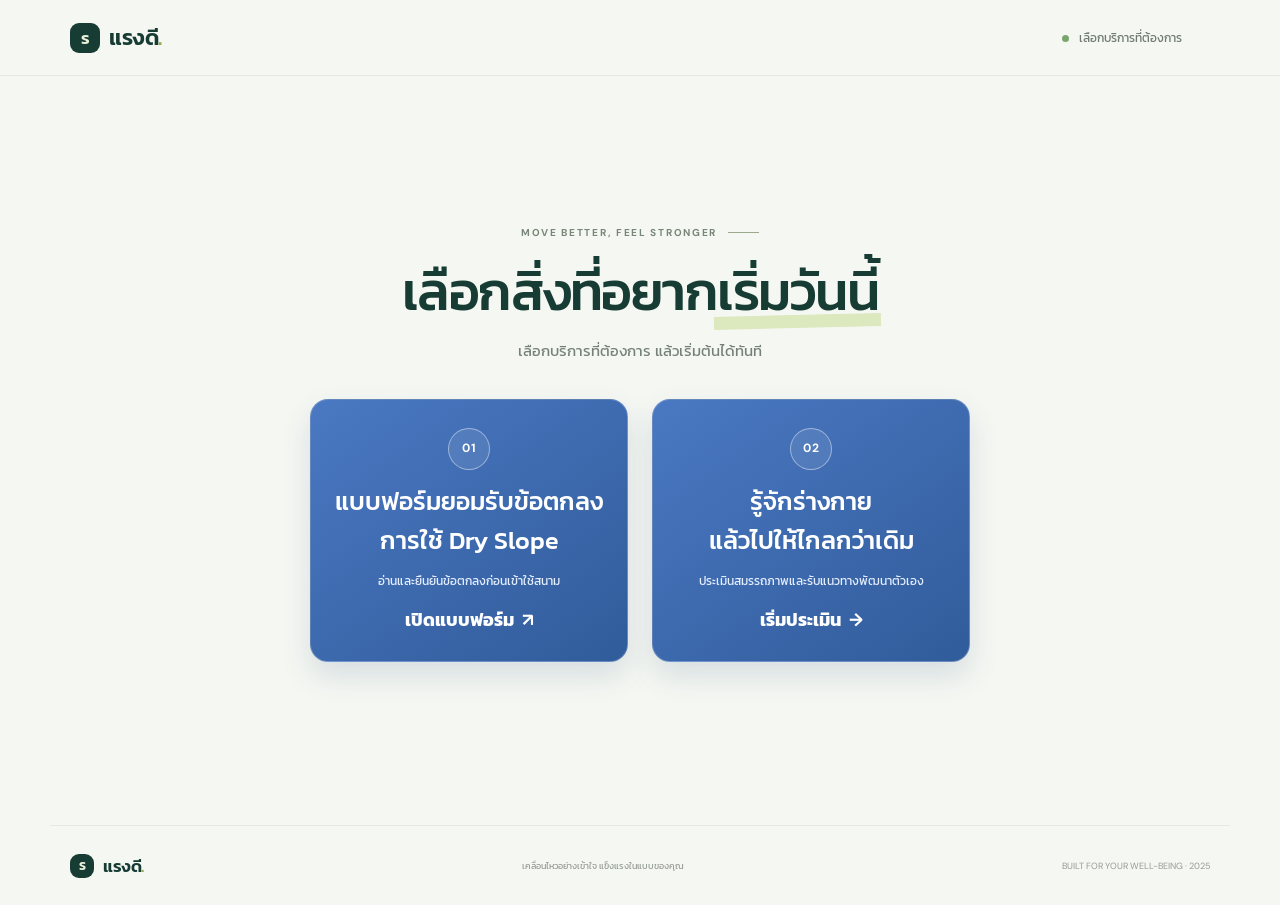
<file: index.html>
<!doctype html>
<html lang="th">
  <head>
    <meta charset="UTF-8" />
    <meta name="viewport" content="width=device-width, initial-scale=1.0" />
    <meta name="theme-color" content="#f5f7f2" />
    <meta
      name="description"
      content="เลือกทำแบบฟอร์มยอมรับข้อตกลงการใช้ Dry Slope หรือเริ่มแบบประเมินสมรรถภาพ"
    />
    <title>แรงดี — เลือกบริการ</title>
    <link rel="preconnect" href="https://fonts.googleapis.com" />
    <link rel="preconnect" href="https://fonts.gstatic.com" crossorigin />
    <link
      href="https://fonts.googleapis.com/css2?family=DM+Sans:wght@400;500;600;700&family=Kanit:wght@400;500;600;700&display=swap"
      rel="stylesheet"
    />
    <link rel="stylesheet" href="styles.css" />
  </head>
  <body class="home-page">
    <header class="topbar">
      <a class="brand" href="index.html" aria-label="แรงดี หน้าหลัก">
        <span class="brand-mark" aria-hidden="true">ร</span>
        <span>แรงดี<span class="brand-dot">.</span></span>
      </a>
      <span class="topbar-note"><span class="live-dot"></span> เลือกบริการที่ต้องการ</span>
    </header>

    <main>
      <section class="hero">
        <div class="hero-copy">
          <div class="eyebrow"><span>MOVE BETTER, FEEL STRONGER</span><span class="eyebrow-line"></span></div>
          <h1>เลือกสิ่งที่อยาก<span class="highlight">เริ่มวันนี้</span></h1>
          <p>เลือกบริการที่ต้องการ แล้วเริ่มต้นได้ทันที</p>
          <nav class="hero-actions" aria-label="เลือกสิ่งที่ต้องการทำ">
            <a
              class="button hero-action home-choice"
              aria-label="แบบฟอร์มยอมรับข้อตกลงการใช้ Dry Slope"
              href="dry-slope.html"
            >
              <span class="home-choice-number" aria-hidden="true">01</span>
              <span class="home-choice-title">แบบฟอร์มยอมรับข้อตกลง<br />การใช้ Dry Slope</span>
              <span class="home-choice-description">อ่านและยืนยันข้อตกลงก่อนเข้าใช้สนาม</span>
              <span class="home-choice-cta">เปิดแบบฟอร์ม <span aria-hidden="true">↗</span></span>
            </a>
            <a
              class="button hero-action home-choice"
              aria-label="รู้จักร่างกาย แล้วไปให้ไกลกว่าเดิม"
              href="assessment.html"
            >
              <span class="home-choice-number" aria-hidden="true">02</span>
              <span class="home-choice-title">รู้จักร่างกาย<br />แล้วไปให้ไกลกว่าเดิม</span>
              <span class="home-choice-description">ประเมินสมรรถภาพและรับแนวทางพัฒนาตัวเอง</span>
              <span class="home-choice-cta">เริ่มประเมิน <span aria-hidden="true">→</span></span>
            </a>
          </nav>
        </div>
      </section>

    </main>

    <footer><a class="brand footer-brand" href="index.html"><span class="brand-mark" aria-hidden="true">ร</span><span>แรงดี<span class="brand-dot">.</span></span></a><span>เคลื่อนไหวอย่างเข้าใจ แข็งแรงในแบบของคุณ</span><span>BUILT FOR YOUR WELL-BEING · 2025</span></footer>

  </body>
</html>
</file>
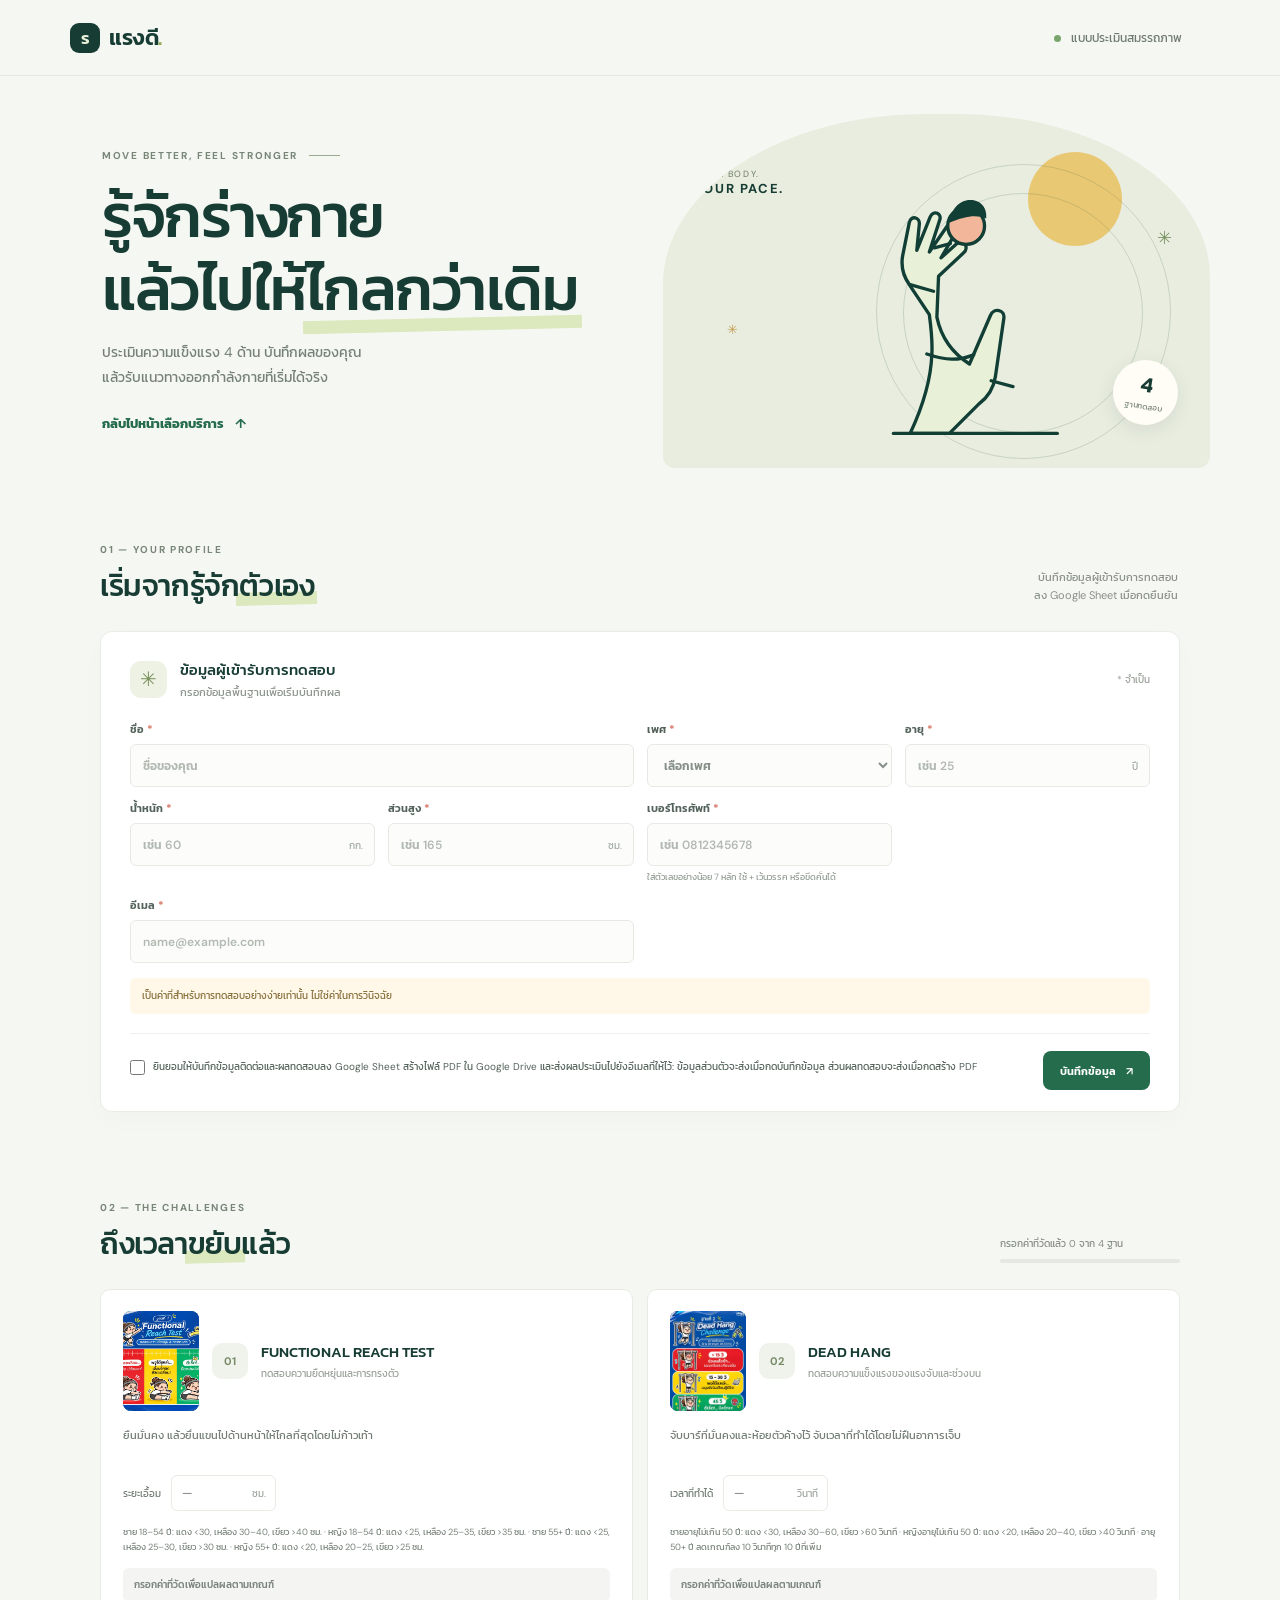
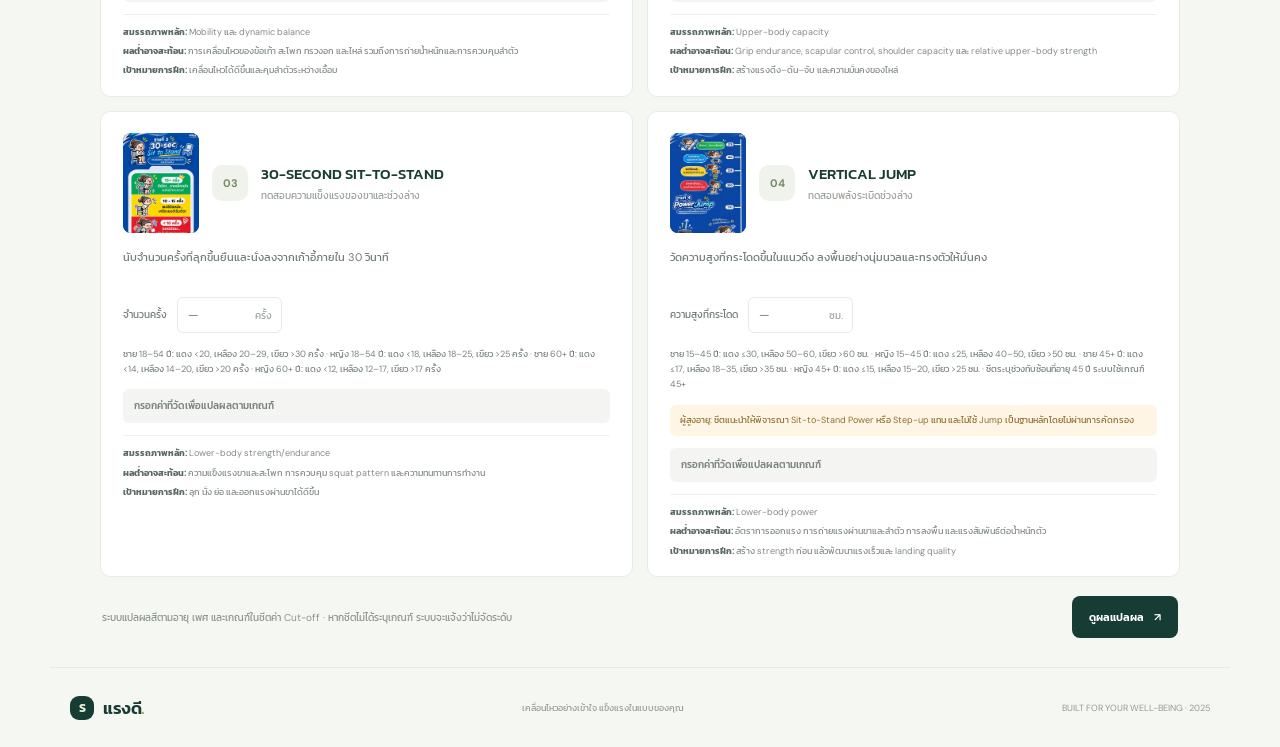
<file: assessment.html>
<!doctype html>
<html lang="th">
  <head>
    <meta charset="UTF-8" />
    <meta name="viewport" content="width=device-width, initial-scale=1.0" />
    <meta name="theme-color" content="#f5f7f2" />
    <meta
      name="description"
      content="บันทึกผลการทดสอบความแข็งแรงทั้ง 4 ฐาน พร้อมกราฟและคำแนะนำการออกกำลังกาย"
    />
    <title>แรงดี — แบบทดสอบความแข็งแรง</title>
    <link rel="preconnect" href="https://fonts.googleapis.com" />
    <link rel="preconnect" href="https://fonts.gstatic.com" crossorigin />
    <link
      href="https://fonts.googleapis.com/css2?family=DM+Sans:wght@400;500;600;700&family=Kanit:wght@400;500;600;700&display=swap"
      rel="stylesheet"
    />
    <link rel="stylesheet" href="styles.css" />
  </head>
  <body class="assessment-page">
    <header class="topbar">
      <a class="brand" href="index.html" aria-label="แรงดี หน้าหลัก">
        <span class="brand-mark" aria-hidden="true">ร</span>
        <span>แรงดี<span class="brand-dot">.</span></span>
      </a>
      <span class="topbar-note"><span class="live-dot"></span> แบบประเมินสมรรถภาพ</span>
    </header>

    <main>
      <section class="hero">
        <div class="hero-copy">
          <div class="eyebrow"><span>MOVE BETTER, FEEL STRONGER</span><span class="eyebrow-line"></span></div>
          <h1>รู้จักร่างกาย<br />แล้วไปให้<span class="highlight">ไกลกว่าเดิม</span></h1>
          <p>ประเมินความแข็งแรง 4 ด้าน บันทึกผลของคุณ<br class="desktop-break" />แล้วรับแนวทางออกกำลังกายที่เริ่มได้จริง</p>
          <a class="text-link" href="index.html">กลับไปหน้าเลือกบริการ <span aria-hidden="true">↑</span></a>
        </div>
        <div class="hero-art" aria-hidden="true">
          <div class="art-sun"></div>
          <div class="art-circle art-circle-one"></div>
          <div class="art-circle art-circle-two"></div>
          <div class="art-caption"><span>YOUR BODY.</span><strong>YOUR PACE.</strong></div>
          <svg class="art-figure" viewBox="0 0 330 310" fill="none">
            <path d="M91 299c16-34 25-66 26-95 1-17-1-32-3-47l-24-36c-7-10-10-22-8-34l8-40c2-9 13-7 12 2l-3 31 16-40c4-9 15-4 11 5l-12 37 22-32c6-8 15 0 10 8l-18 31 19-17c8-6 15 5 8 11l-30 28-2 49c5 24 17 42 39 56l25-58c4-10 18-7 16 4l-10 69c-2 13-9 25-20 33l-35 35H91Z" fill="#E9F0D8" stroke="#123F35" stroke-width="4" stroke-linejoin="round"/>
            <path d="m120 77 19-5M91 121l28 8M111 204c23 8 38 8 56 1M188 236l26 7" stroke="#123F35" stroke-width="4" stroke-linecap="round"/>
            <circle cx="158" cy="51" r="22" fill="#F2B69B" stroke="#123F35" stroke-width="4"/>
            <path d="M138 47c2-17 13-29 28-27 12 2 17 11 16 22-12-5-25-3-44 5Z" fill="#123F35"/>
            <path d="M71 299h196" stroke="#123F35" stroke-width="4" stroke-linecap="round"/>
          </svg>
          <div class="art-sticker"><span>4</span><small>ฐานทดสอบ</small></div>
          <div class="art-sparkle sparkle-one">✳</div><div class="art-sparkle sparkle-two">✳</div>
        </div>
      </section>

      <section class="profile-section section-wrap" id="assessment">
        <div class="section-heading">
          <div>
            <div class="eyebrow"><span>01 — YOUR PROFILE</span></div>
            <h2>เริ่มจากรู้จัก<span class="highlight">ตัวเอง</span></h2>
          </div>
          <p class="section-side-note">บันทึกข้อมูลผู้เข้ารับการทดสอบ<br />ลง Google Sheet เมื่อกดยืนยัน</p>
        </div>
        <form class="profile-card" id="profile-form">
          <div class="profile-card-top">
            <div class="profile-icon" aria-hidden="true">✳</div>
            <div><h3>ข้อมูลผู้เข้ารับการทดสอบ</h3><p>กรอกข้อมูลพื้นฐานเพื่อเริ่มบันทึกผล</p></div>
            <span class="required-note">* จำเป็น</span>
          </div>
          <div class="form-grid">
            <label class="field field-name">
              <span>ชื่อ <b>*</b></span>
              <input name="name" autocomplete="name" placeholder="ชื่อของคุณ" required maxlength="60" />
            </label>
            <label class="field">
              <span>เพศ <b>*</b></span>
              <select name="gender" required>
                <option value="" disabled selected>เลือกเพศ</option>
                <option value="หญิง">หญิง</option>
                <option value="ชาย">ชาย</option>
                <option value="ไม่ระบุ">ไม่ระบุ</option>
              </select>
            </label>
            <label class="field">
              <span>อายุ <b>*</b></span>
              <span class="input-unit"><input name="age" type="number" min="5" max="120" placeholder="เช่น 25" required /><em>ปี</em></span>
            </label>
            <label class="field">
              <span>น้ำหนัก <b>*</b></span>
              <span class="input-unit"><input name="weight" type="number" min="10" max="400" step="0.1" placeholder="เช่น 60" required /><em>กก.</em></span>
            </label>
            <label class="field">
              <span>ส่วนสูง <b>*</b></span>
              <span class="input-unit"><input name="height" type="number" min="50" max="250" step="0.1" placeholder="เช่น 165" required /><em>ซม.</em></span>
            </label>
            <label class="field">
              <span>เบอร์โทรศัพท์ <b>*</b></span>
              <input name="phone" type="tel" autocomplete="tel" inputmode="tel" placeholder="เช่น 0812345678" required maxlength="20" aria-describedby="phone-help" />
              <small id="phone-help" class="field-help">ใส่ตัวเลขอย่างน้อย 7 หลัก ใช้ + เว้นวรรค หรือขีดคั่นได้</small>
            </label>
            <label class="field field-email">
              <span>อีเมล <b>*</b></span>
              <input name="email" type="email" autocomplete="email" placeholder="name@example.com" required maxlength="254" />
            </label>
          </div>
          <p class="assessment-disclaimer">เป็นค่าที่สำหรับการทดสอบอย่างง่ายเท่านั้น ไม่ใช่ค่าในการวินิจฉัย</p>
          <div class="profile-card-bottom">
            <div class="profile-save-copy">
              <label class="profile-consent">
                <input name="consented" type="checkbox" required />
                <span>ยินยอมให้บันทึกข้อมูลติดต่อและผลทดสอบลง Google Sheet สร้างไฟล์ PDF ใน Google Drive และส่งผลประเมินไปยังอีเมลที่ให้ไว้: ข้อมูลส่วนตัวจะส่งเมื่อกดบันทึกข้อมูล ส่วนผลทดสอบจะส่งเมื่อกดสร้าง PDF</span>
              </label>
              <p id="profile-sheet-status" class="sheet-submit-status" role="status" aria-live="polite"></p>
            </div>
            <button id="profile-save-button" class="button button-primary" type="submit">บันทึกข้อมูล <span aria-hidden="true">↗</span></button>
          </div>
        </form>
      </section>

      <section class="tests-section section-wrap" id="tests">
        <div class="section-heading">
          <div>
            <div class="eyebrow"><span>02 — THE CHALLENGES</span></div>
            <h2>ถึงเวลา<span class="highlight">ขยับ</span>แล้ว</h2>
          </div>
          <div class="progress-block"><span id="progress-label">กรอกค่าที่วัดแล้ว 0 จาก 4 ฐาน</span><div class="progress-track"><span id="progress-bar"></span></div></div>
        </div>
        <div class="test-grid" id="test-grid"></div>
        <div class="test-footer"><span>ระบบแปลผลสีตามอายุ เพศ และเกณฑ์ในชีตค่า Cut-off · หากชีตไม่ได้ระบุเกณฑ์ ระบบจะแจ้งว่าไม่จัดระดับ</span><button id="results-button" class="button button-dark" type="button">ดูผลแปลผล <span aria-hidden="true">↗</span></button></div>
      </section>

      <section class="results-section section-wrap" id="results" hidden>
        <div class="section-heading">
          <div>
            <div class="eyebrow"><span>03 — YOUR RESULTS</span></div>
            <h2>ความแข็งแรง<span class="highlight">ของคุณ</span></h2>
          </div>
          <button class="button button-blue" id="print-button" type="button"><span aria-hidden="true">▤</span> สร้าง PDF และส่งอีเมล์</button>
        </div>
        <div class="results-grid">
          <article class="result-card chart-card">
            <div class="result-card-heading"><div><h3>ภาพรวมสมรรถภาพ</h3><p>ระดับสีตามเกณฑ์ค่า Cut-off</p></div><span class="chart-badge">RADAR</span></div>
            <div class="chart-wrap" id="radar-chart"></div>
            <div class="chart-legend"><span><i class="legend-dot red"></i>แดง · ควรเริ่มเสริม</span><span><i class="legend-dot yellow"></i>เหลือง · พอใช้/พัฒนาได้</span><span><i class="legend-dot green"></i>เขียว · ดี</span></div>
          </article>
          <article class="result-card advice-card">
            <div class="result-card-heading"><div><h3>แนวทางพัฒนาต่อ</h3><p id="advice-intro">คำแนะนำเฉพาะจากผลการทดสอบ</p></div><span class="advice-icon" aria-hidden="true">↗</span></div>
            <div id="advice-list" class="advice-list"></div>
            <div class="safety-note"><span aria-hidden="true">✳</span><p>เป็นค่าที่สำหรับการทดสอบอย่างง่ายเท่านั้น ไม่ใช่ค่าในการวินิจฉัย · วอร์มอัปก่อนทุกครั้ง และหยุดทันทีหากมีอาการเจ็บหรือเวียนศีรษะ</p></div>
          </article>
        </div>
        <div class="result-bottom"><div><span id="result-profile"></span><p class="pdf-help">ระบบจะสร้าง PDF ตามรูปแบบรายงาน เก็บใน <a href="https://drive.google.com/drive/u/2/folders/1J0dOJnkD6HwMsSIVOfFL9LwecUYPkoep" target="_blank" rel="noopener noreferrer">โฟลเดอร์ Google Drive ของ Fitness Test</a> และส่งไฟล์เดียวกันเป็นเอกสารแนบไปยังอีเมลที่ลงทะเบียน</p><p id="results-sheet-status" class="sheet-submit-status" role="status" aria-live="polite"></p></div><button class="text-link" id="edit-results" type="button">กลับไปแก้ไขผล <span aria-hidden="true">↑</span></button></div>
      </section>
    </main>

    <footer><a class="brand footer-brand" href="#"><span class="brand-mark" aria-hidden="true">ร</span><span>แรงดี<span class="brand-dot">.</span></span></a><span>เคลื่อนไหวอย่างเข้าใจ แข็งแรงในแบบของคุณ</span><span>BUILT FOR YOUR WELL-BEING · 2025</span></footer>

    <script src="config.js"></script>
    <script src="app.js"></script>
  </body>
</html>
</file>
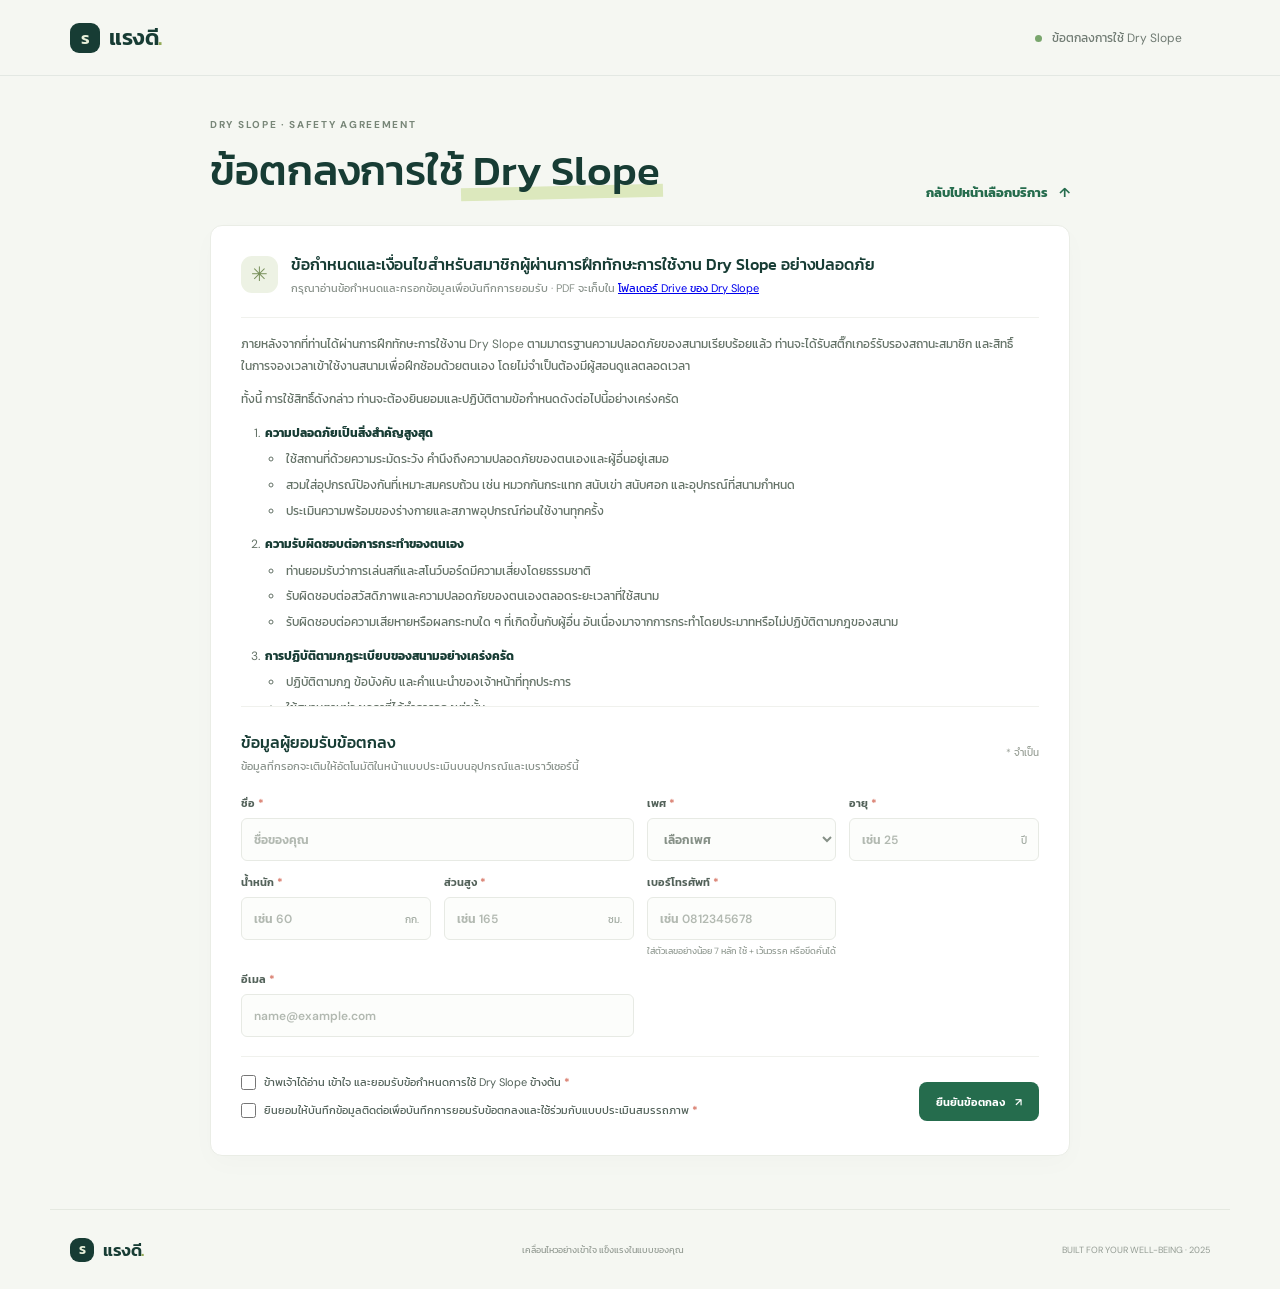
<file: dry-slope.html>
<!doctype html>
<html lang="th">
  <head>
    <meta charset="UTF-8" />
    <meta name="viewport" content="width=device-width, initial-scale=1.0" />
    <meta name="theme-color" content="#f5f7f2" />
    <meta
      name="description"
      content="อ่านและยอมรับข้อกำหนดการใช้ Dry Slope อย่างปลอดภัย"
    />
    <title>แรงดี — ข้อตกลงการใช้ Dry Slope</title>
    <link rel="preconnect" href="https://fonts.googleapis.com" />
    <link rel="preconnect" href="https://fonts.gstatic.com" crossorigin />
    <link
      href="https://fonts.googleapis.com/css2?family=DM+Sans:wght@400;500;600;700&family=Kanit:wght@400;500;600;700&display=swap"
      rel="stylesheet"
    />
    <link rel="stylesheet" href="styles.css" />
  </head>
  <body class="agreement-page">
    <header class="topbar">
      <a class="brand" href="index.html" aria-label="แรงดี หน้าหลัก">
        <span class="brand-mark" aria-hidden="true">ร</span>
        <span>แรงดี<span class="brand-dot">.</span></span>
      </a>
      <span class="topbar-note"><span class="live-dot"></span> ข้อตกลงการใช้ Dry Slope</span>
    </header>

    <main>
      <section class="section-wrap agreement-section">
        <div class="section-heading">
          <div>
            <div class="eyebrow"><span>DRY SLOPE · SAFETY AGREEMENT</span></div>
            <h1>ข้อตกลงการใช้<span class="highlight"> Dry Slope</span></h1>
          </div>
          <a class="text-link" href="index.html">กลับไปหน้าเลือกบริการ <span aria-hidden="true">↑</span></a>
        </div>

        <form class="profile-card agreement-card" id="agreement-form">
          <div class="profile-card-top">
            <div class="profile-icon" aria-hidden="true">✳</div>
            <div><h2>ข้อกำหนดและเงื่อนไขสำหรับสมาชิกผู้ผ่านการฝึกทักษะการใช้งาน Dry Slope อย่างปลอดภัย</h2><p>กรุณาอ่านข้อกำหนดและกรอกข้อมูลเพื่อบันทึกการยอมรับ · PDF จะเก็บใน <a href="https://drive.google.com/drive/u/2/folders/1jyCtZ4mWK3pf6fpLv1tfwkXvICksb3Xm" target="_blank" rel="noopener noreferrer">โฟลเดอร์ Drive ของ Dry Slope</a></p></div>
          </div>
          <div class="agreement-copy">
            <p>ภายหลังจากที่ท่านได้ผ่านการฝึกทักษะการใช้งาน Dry Slope ตามมาตรฐานความปลอดภัยของสนามเรียบร้อยแล้ว ท่านจะได้รับสติ๊กเกอร์รับรองสถานะสมาชิก และสิทธิ์ในการจองเวลาเข้าใช้งานสนามเพื่อฝึกซ้อมด้วยตนเอง โดยไม่จำเป็นต้องมีผู้สอนดูแลตลอดเวลา</p>
            <p>ทั้งนี้ การใช้สิทธิ์ดังกล่าว ท่านจะต้องยินยอมและปฏิบัติตามข้อกำหนดดังต่อไปนี้อย่างเคร่งครัด</p>
            <ol>
              <li><strong>ความปลอดภัยเป็นสิ่งสำคัญสูงสุด</strong><ul><li>ใช้สถานที่ด้วยความระมัดระวัง คำนึงถึงความปลอดภัยของตนเองและผู้อื่นอยู่เสมอ</li><li>สวมใส่อุปกรณ์ป้องกันที่เหมาะสมครบถ้วน เช่น หมวกกันกระแทก สนับเข่า สนับศอก และอุปกรณ์ที่สนามกำหนด</li><li>ประเมินความพร้อมของร่างกายและสภาพอุปกรณ์ก่อนใช้งานทุกครั้ง</li></ul></li>
              <li><strong>ความรับผิดชอบต่อการกระทำของตนเอง</strong><ul><li>ท่านยอมรับว่าการเล่นสกีและสโนว์บอร์ดมีความเสี่ยงโดยธรรมชาติ</li><li>รับผิดชอบต่อสวัสดิภาพและความปลอดภัยของตนเองตลอดระยะเวลาที่ใช้สนาม</li><li>รับผิดชอบต่อความเสียหายหรือผลกระทบใด ๆ ที่เกิดขึ้นกับผู้อื่น อันเนื่องมาจากการกระทำโดยประมาทหรือไม่ปฏิบัติตามกฎของสนาม</li></ul></li>
              <li><strong>การปฏิบัติตามกฎระเบียบของสนามอย่างเคร่งครัด</strong><ul><li>ปฏิบัติตามกฎ ข้อบังคับ และคำแนะนำของเจ้าหน้าที่ทุกประการ</li><li>ใช้สนามตามช่วงเวลาที่ได้ทำการจองเท่านั้น</li><li>หยุดใช้งานทันทีเมื่อเจ้าหน้าที่เห็นว่าเกิดความเสี่ยงหรือสถานการณ์ไม่ปลอดภัย</li></ul></li>
              <li><strong>มารยาทในการใช้สถานที่ร่วมกับผู้อื่น</strong><ul><li>ให้ความเคารพสิทธิ์ของผู้ใช้งานท่านอื่น</li><li>หลีกเลี่ยงพฤติกรรมที่อาจก่อให้เกิดอันตราย รบกวน หรือสร้างความเดือดร้อนแก่ผู้อื่น</li><li>รักษาระยะห่างที่ปลอดภัยระหว่างการฝึกซ้อม</li></ul></li>
              <li><strong>การดูแลรักษาทรัพย์สินและสถานที่</strong><ul><li>ดูแลรักษาอุปกรณ์ สิ่งของ และทรัพย์สินของสนามเสมือนเป็นทรัพย์สินของตนเอง</li><li>ห้ามกระทำการใด ๆ ที่ก่อให้เกิดความเสียหายต่อพื้นผิว Dry Slope อุปกรณ์ หรือสิ่งปลูกสร้าง</li><li>รักษาความสะอาดและความเรียบร้อยของสถานที่</li></ul></li>
              <li><strong>สภาพร่างกายและพฤติกรรมที่เหมาะสม</strong><ul><li>งดใช้สนามหากอยู่ในสภาพร่างกายไม่พร้อม เช่น อ่อนเพลีย บาดเจ็บ หรือเจ็บป่วย</li><li>ห้ามใช้สนามขณะอยู่ภายใต้ฤทธิ์แอลกอฮอล์ ยาเสพติด หรือสารที่มีผลต่อการควบคุมสติ</li></ul></li>
              <li><strong>สิทธิ์ของสนามในการระงับการใช้งาน</strong><ul><li>สนามขอสงวนสิทธิ์ในการเพิกถอนสิทธิ์สมาชิก หรือระงับการใช้งานทันที หากพบว่ามีการฝ่าฝืนกฎ หรือมีพฤติกรรมที่เสี่ยงต่อความปลอดภัย</li><li>การตัดสินใจของเจ้าหน้าที่ถือเป็นที่สิ้นสุด</li></ul></li>
            </ol>
            <p>การได้รับสิทธิ์เข้าใช้งานสนามด้วยตนเองนี้ ถือเป็นความไว้วางใจที่สนามมอบให้แก่ท่านในฐานะสมาชิกที่มีความรู้ ความเข้าใจ และมีวินัยด้านความปลอดภัยอย่างเพียงพอ จึงขอความร่วมมือจากท่านในการปฏิบัติตามข้อกำหนดดังกล่าวอย่างเคร่งครัด เพื่อความปลอดภัยและประสบการณ์ที่ดีของผู้ใช้งานทุกท่านร่วมกัน</p>
          </div>

          <div class="agreement-profile">
            <div class="profile-card-top">
              <div><h2>ข้อมูลผู้ยอมรับข้อตกลง</h2><p>ข้อมูลที่กรอกจะเติมให้อัตโนมัติในหน้าแบบประเมินบนอุปกรณ์และเบราว์เซอร์นี้</p></div>
              <span class="required-note">* จำเป็น</span>
            </div>
            <div class="form-grid">
              <label class="field field-name"><span>ชื่อ <b>*</b></span><input name="name" autocomplete="name" placeholder="ชื่อของคุณ" required maxlength="60" /></label>
              <label class="field"><span>เพศ <b>*</b></span><select name="gender" required><option value="" disabled selected>เลือกเพศ</option><option value="หญิง">หญิง</option><option value="ชาย">ชาย</option><option value="ไม่ระบุ">ไม่ระบุ</option></select></label>
              <label class="field"><span>อายุ <b>*</b></span><span class="input-unit"><input name="age" type="number" min="5" max="120" placeholder="เช่น 25" required /><em>ปี</em></span></label>
              <label class="field"><span>น้ำหนัก <b>*</b></span><span class="input-unit"><input name="weight" type="number" min="10" max="400" step="0.1" placeholder="เช่น 60" required /><em>กก.</em></span></label>
              <label class="field"><span>ส่วนสูง <b>*</b></span><span class="input-unit"><input name="height" type="number" min="50" max="250" step="0.1" placeholder="เช่น 165" required /><em>ซม.</em></span></label>
              <label class="field"><span>เบอร์โทรศัพท์ <b>*</b></span><input name="phone" type="tel" autocomplete="tel" inputmode="tel" placeholder="เช่น 0812345678" required maxlength="20" /><small class="field-help">ใส่ตัวเลขอย่างน้อย 7 หลัก ใช้ + เว้นวรรค หรือขีดคั่นได้</small></label>
              <label class="field field-email"><span>อีเมล <b>*</b></span><input name="email" type="email" autocomplete="email" placeholder="name@example.com" required maxlength="254" /></label>
            </div>
          </div>

          <div class="profile-card-bottom agreement-consents">
            <div class="profile-save-copy">
              <label class="profile-consent"><input name="agreementAccepted" type="checkbox" required /><span>ข้าพเจ้าได้อ่าน เข้าใจ และยอมรับข้อกำหนดการใช้ Dry Slope ข้างต้น <b>*</b></span></label>
              <label class="profile-consent"><input name="consented" type="checkbox" required /><span>ยินยอมให้บันทึกข้อมูลติดต่อเพื่อบันทึกการยอมรับข้อตกลงและใช้ร่วมกับแบบประเมินสมรรถภาพ <b>*</b></span></label>
              <p id="agreement-status" class="sheet-submit-status" role="status" aria-live="polite"></p>
            </div>
            <button id="agreement-submit" class="button button-primary" type="submit">ยืนยันข้อตกลง <span aria-hidden="true">↗</span></button>
          </div>
        </form>
      </section>
    </main>

    <footer><a class="brand footer-brand" href="index.html"><span class="brand-mark" aria-hidden="true">ร</span><span>แรงดี<span class="brand-dot">.</span></span></a><span>เคลื่อนไหวอย่างเข้าใจ แข็งแรงในแบบของคุณ</span><span>BUILT FOR YOUR WELL-BEING · 2025</span></footer>

    <script src="config.js"></script>
    <script src="dry-slope.js"></script>
  </body>
</html>
</file>
<file: styles.css>
:root {
  color-scheme: light;
  --ink: #173c34;
  --muted: #78827b;
  --paper: #f5f7f2;
  --white: #fff;
  --green: #256c4d;
  --mint: #e6eddb;
  --line: #e6e9e2;
  --red: #df706a;
  --yellow: #e6bd52;
  --strong-green: #63a879;
  font-family: "DM Sans", "Kanit", sans-serif;
}

* { box-sizing: border-box; }
html { scroll-behavior: smooth; }
body { margin: 0; background: var(--paper); color: var(--ink); }
button, input, select { font: inherit; }
button, a { -webkit-tap-highlight-color: transparent; }
button { cursor: pointer; }
.topbar { height: 76px; padding: 0 max(calc((100vw - 1180px) / 2), 5.5vw); display: flex; align-items: center; justify-content: space-between; border-bottom: 1px solid rgba(23,60,52,.08); }
.brand { display: inline-flex; gap: 9px; align-items: center; color: var(--ink); font-family: "Kanit", sans-serif; font-size: 22px; font-weight: 600; text-decoration: none; letter-spacing: -.5px; }
.brand-mark { width: 30px; height: 30px; display: grid; place-items: center; border-radius: 9px; background: var(--ink); color: #e8f0da; font-size: 17px; }
.brand-dot { color: #93aa57; }
.topbar-note { margin-left: auto; margin-right: 28px; color: #6f7a72; font-size: 12px; }
.live-dot { display: inline-block; width: 7px; height: 7px; margin-right: 7px; border-radius: 50%; background: #79a66d; }
.button { min-height: 44px; display: inline-flex; align-items: center; justify-content: center; gap: 10px; padding: 0 17px; border: 0; border-radius: 8px; font-weight: 600; transition: transform .18s ease, background .18s ease; }
.button:hover { transform: translateY(-1px); }
.button svg { width: 17px; height: 17px; fill: none; stroke: currentColor; stroke-width: 1.6; stroke-linecap: round; stroke-linejoin: round; }
.button-outline { border: 1px solid #dfe4dc; background: transparent; color: var(--ink); }
.button-outline:hover { background: white; }
.button-primary { background: var(--green); color: white; }
.button-primary:hover { background: #1d5e41; }
.button-blue { background: #123f7a; color: white; }
.button-blue:hover { background: #0d315f; }
.button-dark { background: var(--ink); color: white; }
.button-dark:hover { background: #24574a; }
.hero { position: relative; display: grid; grid-template-columns: 1.04fr .96fr; align-items: center; max-width: 1180px; min-height: 438px; margin: auto; padding: 26px 20px 34px; overflow: hidden; }
.hero-copy { z-index: 1; padding-left: 32px; }
.eyebrow { display: flex; align-items: center; gap: 11px; color: #788678; font-size: 10px; font-weight: 700; letter-spacing: 1.7px; }
.eyebrow-line { width: 31px; height: 1px; background: #9baa8c; }
h1, h2, h3, p { margin-top: 0; }
.hero h1 { margin: 17px 0 14px; font-family: "Kanit", sans-serif; font-size: clamp(42px, 5vw, 61px); font-weight: 500; line-height: 1.2; letter-spacing: -1.5px; }
.highlight { position: relative; white-space: nowrap; }
.highlight::after { position: absolute; z-index: -1; right: -3px; bottom: 3px; left: -3px; height: 13px; content: ""; background: #dce8bd; transform: rotate(-1.3deg); }
.hero-copy p { margin-bottom: 22px; color: #758078; font-size: 14px; line-height: 1.8; }
.text-link { padding: 0; border: 0; background: transparent; color: var(--green); font-size: 13px; font-weight: 700; text-decoration: none; }
.text-link span { display: inline-block; margin-left: 8px; transition: transform .15s ease; }
.text-link:hover span { transform: translateY(3px); }
.hero-actions { display: grid; max-width: 440px; gap: 10px; }
.hero-action { min-height: 58px; justify-content: space-between; padding: 12px 18px; border-radius: 10px; font-size: 14px; line-height: 1.45; text-align: left; text-decoration: none; }
.hero-action span:last-child { flex: 0 0 auto; margin-left: 12px; font-size: 18px; }
.home-page main { display: grid; min-height: calc(100vh - 156px); align-items: center; }
.home-page .hero { display: block; min-height: 0; padding: 54px 24px 62px; overflow: visible; }
.home-page .hero-copy { padding-left: 0; text-align: center; }
.home-page .eyebrow { justify-content: center; }
.home-page .hero h1 { margin-top: 20px; font-size: clamp(38px, 4.5vw, 54px); }
.home-page .hero-copy p { margin-bottom: 34px; font-size: 15px; }
.home-page .hero-actions { grid-template-columns: repeat(2, minmax(0, 1fr)); max-width: 860px; gap: 24px; margin: 0 auto; }
.home-page .hero-action { min-height: 258px; align-items: center; flex-direction: column; justify-content: center; gap: 12px; padding: 28px 24px; border: 1px solid #ffffff36; border-radius: 18px; background: linear-gradient(145deg, #4a78c2, #315c9b); box-shadow: 0 14px 30px #254b8024; color: white; text-align: center; white-space: normal; }
.home-page .hero-action:hover { background: linear-gradient(145deg, #416fb8, #284f89); box-shadow: 0 18px 34px #254b8033; transform: translateY(-4px); }
.home-page .hero-action:focus-visible { outline: 3px solid #e6bd52; outline-offset: 4px; }
.home-page .hero-action span:last-child { margin-left: 0; }
.home-choice-number { display: grid; width: 42px; height: 42px; flex: 0 0 auto; place-items: center; border: 1px solid #ffffff70; border-radius: 50%; background: #ffffff18; font-size: 12px; font-weight: 700; letter-spacing: 1px; }
.home-choice-title { display: block; font-family: "Kanit", sans-serif; font-size: clamp(19px, 2.2vw, 25px); font-weight: 500; line-height: 1.55; }
.home-choice-description { display: block; color: #e6efff; font-size: 12px; font-weight: 400; line-height: 1.6; }
.home-choice-cta { display: inline-flex; align-items: center; gap: 8px; margin-top: 4px; font-size: 12px; font-weight: 700; }
.home-choice-cta span { font-size: 17px; transition: transform .18s ease; }
.home-choice:hover .home-choice-cta span { transform: translate(3px, -2px); }
.hero-art { position: relative; height: 354px; overflow: hidden; border-radius: 48% 46% 12px 12px; background: #e8eddf; }
.art-sun { position: absolute; top: 38px; right: 88px; width: 94px; height: 94px; border-radius: 50%; background: #e9c873; }
.art-circle { position: absolute; border: 1px solid rgba(53,88,64,.18); border-radius: 50%; }
.art-circle-one { width: 240px; height: 240px; top: 79px; right: 67px; }
.art-circle-two { width: 295px; height: 295px; top: 50px; right: 39px; }
.art-figure { position: absolute; right: 100px; bottom: 0; width: 276px; height: 310px; }
.art-caption { position: absolute; top: 54px; left: 32px; display: flex; flex-direction: column; color: #6e7c68; font-size: 9px; letter-spacing: 1.6px; }
.art-caption strong { color: var(--ink); font-size: 13px; }
.art-sticker { position: absolute; right: 32px; bottom: 43px; display: grid; width: 65px; height: 65px; align-content: center; justify-items: center; border-radius: 50%; background: #fffdf6; box-shadow: 0 5px 20px #173c3417; transform: rotate(9deg); }
.art-sticker span { font-family: "Kanit", sans-serif; font-size: 22px; font-weight: 600; line-height: 1; }
.art-sticker small { margin-top: 4px; color: #738075; font-size: 8px; }
.art-sparkle { position: absolute; color: #799464; font-size: 18px; }
.sparkle-one { top: 112px; right: 38px; }
.sparkle-two { top: 207px; left: 64px; color: #c69e54; font-size: 13px; }
.section-wrap { max-width: 1120px; margin: 0 auto; padding: 56px 20px 24px; scroll-margin-top: 20px; }
.profile-section { padding-top: 29px; }
.section-heading { display: flex; align-items: end; justify-content: space-between; margin-bottom: 23px; }
.section-heading h2 { margin: 7px 0 0; font-family: "Kanit", sans-serif; font-size: 30px; font-weight: 500; letter-spacing: -.4px; }
.section-side-note { margin: 0 2px 3px; color: #889188; font-size: 11px; line-height: 1.7; text-align: right; }
.profile-card { padding: 26px 29px 21px; border: 1px solid #eaede6; border-radius: 12px; background: white; box-shadow: 0 8px 26px #173c3405; }
.agreement-section { max-width: 900px; padding-top: 42px; padding-bottom: 48px; }
.agreement-section > .section-heading { align-items: end; }
.agreement-section h1 { margin: 8px 0 0; font-family: "Kanit", sans-serif; font-size: clamp(29px, 4vw, 42px); font-weight: 500; }
.agreement-card { padding: 26px 30px; }
.agreement-card .profile-card-top h2, .agreement-profile .profile-card-top h2 { margin: 0 0 4px; font-family: "Kanit", sans-serif; font-size: 16px; font-weight: 500; line-height: 1.5; }
.agreement-copy { max-height: 390px; overflow: auto; padding: 4px 16px 8px 0; border-top: 1px solid #f0f1ed; border-bottom: 1px solid #f0f1ed; color: #647267; font-size: 12px; line-height: 1.8; }
.agreement-copy p { margin: 12px 0; }
.agreement-copy ol { display: grid; gap: 12px; padding-left: 22px; }
.agreement-copy li { padding-left: 2px; }
.agreement-copy ul { display: grid; gap: 4px; margin-top: 5px; padding-left: 19px; }
.agreement-copy strong { color: var(--ink); }
.agreement-profile { padding-top: 23px; }
.agreement-profile .profile-card-top { justify-content: space-between; }
.agreement-consents { align-items: start; }
.agreement-consents .profile-save-copy { gap: 10px; }
.agreement-consents .profile-consent { font-size: 11px; }
.agreement-consents .profile-consent b { color: #d77767; }
.agreement-consents .button { flex: 0 0 auto; }
.agreement-page .text-link { white-space: nowrap; }
.agreement-page .sheet-submit-status { max-width: 620px; }
.agreement-page .profile-card-bottom .button:disabled { cursor: wait; opacity: .65; }
.profile-card-top { display: flex; align-items: center; gap: 13px; margin-bottom: 21px; }
.profile-icon { width: 37px; height: 37px; display: grid; place-items: center; border-radius: 11px; background: #edf2e4; color: #78905b; font-size: 20px; }
.profile-card-top h3 { margin: 0 0 3px; font-family: "Kanit", sans-serif; font-size: 15px; font-weight: 500; }
.profile-card-top p { margin: 0; color: #8a938c; font-size: 11px; }
.required-note { margin-left: auto; color: #99a097; font-size: 10px; }
.required-note::first-letter { color: #d87969; }
.form-grid { display: grid; grid-template-columns: repeat(4, minmax(0, 1fr)); gap: 13px; }
.field-name, .field-email { grid-column: span 2; }
.field { display: flex; flex-direction: column; gap: 7px; color: #53625a; font-size: 11px; font-weight: 600; }
.field > span:first-child b { color: #d77767; }
.field input, .field select { width: 100%; height: 43px; padding: 0 12px; border: 1px solid #e7eae4; border-radius: 6px; outline: none; background: #fcfdfb; color: var(--ink); font-size: 12px; }
.field input::placeholder { color: #b2b9b1; }
.field-help { margin-top: -3px; color: #929b93; font-size: 9px; font-weight: 400; }
.field input:focus, .field select:focus { border-color: #94ad82; box-shadow: 0 0 0 3px #8aa77320; }
.field select { appearance: auto; color: #869087; }
.input-unit { position: relative; display: block; }
.input-unit input { padding-right: 43px; }
.input-unit em { position: absolute; top: 50%; right: 12px; color: #a0a9a0; font-size: 10px; font-style: normal; font-weight: 400; transform: translateY(-50%); }
.profile-card-bottom { display: flex; align-items: center; justify-content: space-between; gap: 18px; margin-top: 19px; padding-top: 17px; border-top: 1px solid #f0f1ed; }
.profile-save-copy { display: grid; flex: 1; gap: 7px; }
.profile-consent { display: flex; align-items: start; gap: 8px; color: #53625a; font-size: 10px; line-height: 1.6; cursor: pointer; }
.profile-consent input { width: 15px; height: 15px; flex: 0 0 auto; margin: 1px 0 0; accent-color: var(--green); }
.privacy-note { color: #919990; font-size: 10px; }
.privacy-note span { margin-right: 5px; color: #849b68; }
.profile-card-bottom .button { min-height: 39px; font-size: 11px; }
.tests-section { padding-top: 65px; }
.progress-block { width: 180px; margin-bottom: 3px; color: #858e86; font-size: 10px; }
.progress-track { height: 4px; margin-top: 8px; overflow: hidden; border-radius: 5px; background: #e5e9e1; }
.progress-track span { display: block; width: 0; height: 100%; border-radius: inherit; background: #78a267; transition: width .3s ease; }
.test-grid { display: grid; grid-template-columns: repeat(2, 1fr); gap: 14px; }
.test-card { position: relative; padding: 21px 22px 18px; border: 1px solid #e8ebe4; border-radius: 10px; background: white; transition: border-color .2s, transform .2s, box-shadow .2s; }
.test-card:hover { border-color: #cbd6c3; box-shadow: 0 7px 22px #173c3407; transform: translateY(-2px); }
.test-card-header { display: flex; align-items: center; gap: 13px; }
.test-art { width: 76px; height: 100px; flex: 0 0 auto; border-radius: 8px; background: #0c4a99; object-fit: cover; object-position: top center; }
.test-number { display: grid; width: 36px; height: 36px; flex: 0 0 auto; place-items: center; border-radius: 10px; background: #f0f3eb; color: #788b68; font-size: 11px; font-weight: 700; }
.test-name { margin: 1px 0 4px; font-family: "Kanit", sans-serif; font-size: 15px; font-weight: 500; line-height: 1.35; }
.test-subtitle { margin: 0; color: #98a098; font-size: 10px; }
.test-description { min-height: 35px; margin: 16px 0 13px; color: #717d74; font-size: 11px; line-height: 1.6; }
.test-cutoff, .test-warning { margin: 0 0 12px; color: #77827a; font-size: 9px; line-height: 1.7; }
.test-warning { padding: 8px 10px; border-radius: 6px; background: #fff5e5; color: #906d2f; }
.test-measure { display: flex; align-items: center; gap: 10px; margin-bottom: 14px; }
.test-measure label { color: #6e7b72; font-size: 10px; }
.measure-input-wrap { position: relative; width: 105px; }
.measure-input-wrap input { width: 100%; height: 36px; padding: 0 38px 0 10px; border: 1px solid #e8ebe4; border-radius: 6px; outline: none; font-size: 12px; }
.measure-input-wrap input:focus { border-color: #94ad82; }
.measure-input-wrap span { position: absolute; top: 50%; right: 10px; color: #9ca59d; font-size: 10px; transform: translateY(-50%); }
.assessment-result { margin: 0 0 12px; padding: 9px 11px; border-radius: 6px; font-size: 10px; font-weight: 700; line-height: 1.6; }
.assessment-result.level-red { background: #fff3f1; color: #bb5c56; }
.assessment-result.level-yellow { background: #fff9e9; color: #927423; }
.assessment-result.level-green { background: #eff8f0; color: #4b8c5c; }
.assessment-result.level-unavailable { background: #f4f5f2; color: #78827b; font-weight: 500; }
.test-context { padding-top: 10px; border-top: 1px solid #f0f1ed; }
.test-context p { margin: 0 0 5px; color: #828b83; font-size: 9px; line-height: 1.6; }
.test-context p:last-child { margin-bottom: 0; }
.test-context strong { color: #5d6c62; }
.assessment-disclaimer { margin: 15px 0 0; padding: 10px 12px; border-radius: 6px; background: #fff8e8; color: #856d39; font-size: 10px; line-height: 1.6; }
.test-footer { display: flex; align-items: center; justify-content: space-between; padding: 19px 2px 0; color: #8b948b; font-size: 10px; }
.test-footer .button { min-height: 42px; font-size: 11px; }
.results-section { padding-top: 60px; padding-bottom: 65px; }
.results-grid { display: grid; grid-template-columns: 1fr 1fr; gap: 15px; }
.result-card { padding: 24px; border: 1px solid #e8ebe4; border-radius: 11px; background: #fff; }
.result-card-heading { display: flex; align-items: start; justify-content: space-between; }
.result-card-heading h3 { margin: 0 0 5px; font-family: "Kanit", sans-serif; font-size: 16px; font-weight: 500; }
.result-card-heading p { margin: 0; color: #929b93; font-size: 10px; }
.chart-badge { padding: 5px 8px; border-radius: 4px; background: #f2f4ee; color: #7d8c6c; font-size: 8px; font-weight: 700; letter-spacing: 1px; }
.chart-wrap { display: grid; min-height: 280px; place-items: center; }
.chart-wrap svg { width: min(100%, 370px); height: 280px; overflow: visible; }
.chart-legend { display: flex; justify-content: center; gap: 19px; color: #78827b; font-size: 9px; }
.chart-legend span { display: inline-flex; align-items: center; gap: 6px; }
.legend-dot { width: 8px; height: 8px; border-radius: 50%; }
.legend-dot.red { background: var(--red); }.legend-dot.yellow { background: var(--yellow); }.legend-dot.green { background: var(--strong-green); }
.advice-icon { display: grid; width: 30px; height: 30px; place-items: center; border-radius: 50%; background: #edf2e5; color: #628154; }
.advice-list { display: grid; gap: 0; margin-top: 17px; }
.action-summary { padding: 12px; border-radius: 7px; background: #f7f8f3; color: #647267; }
.action-summary h4, .result-breakdown > h4 { margin: 0 0 6px; font-family: "Kanit", sans-serif; font-size: 13px; font-weight: 500; }
.action-summary p, .action-summary li { color: #78827b; font-size: 10px; line-height: 1.7; }
.action-summary p { margin: 0 0 6px; }
.action-summary ul { margin: 0; padding-left: 18px; }
.result-breakdown { margin-top: 17px; }
.advice-item { display: grid; grid-template-columns: 28px 1fr; gap: 10px; padding: 12px 0; border-top: 1px solid #f0f1ed; }
.advice-index { display: grid; width: 26px; height: 26px; place-items: center; border-radius: 8px; background: #f0f3eb; color: #69825d; font-size: 10px; font-weight: 700; }
.advice-item h4 { margin: 0 0 4px; font-family: "Kanit", sans-serif; font-size: 12px; font-weight: 500; }
.advice-item p { margin: 0; color: #828b83; font-size: 10px; line-height: 1.7; }
.safety-note { display: flex; gap: 9px; margin-top: 10px; padding: 12px; border-radius: 7px; background: #f8f8f2; color: #879079; }
.safety-note span { color: #a6a55e; font-size: 14px; }
.safety-note p { margin: 0; font-size: 9px; line-height: 1.7; }
.result-bottom { display: flex; justify-content: space-between; margin-top: 17px; color: #89928a; font-size: 10px; }
.result-bottom .text-link { font-size: 10px; }
.pdf-help { margin: 5px 0 0; color: #78827b; font-size: 10px; line-height: 1.6; }
.sheet-submit-status { margin: 0; color: #78827b; font-size: 10px; line-height: 1.6; }
.sheet-submit-status[data-state="sent"] { color: #8a743b; }
.sheet-submit-status[data-state="error"] { color: #b94e47; }
.profile-card-bottom .button:disabled { cursor: wait; opacity: .65; }
.results-section .button:disabled { cursor: wait; opacity: .65; }
footer { display: flex; max-width: 1180px; min-height: 80px; align-items: center; justify-content: space-between; margin: 5px auto 0; padding: 15px 20px; border-top: 1px solid #e5e9e1; color: #949c94; font-size: 9px; }
.footer-brand { font-size: 17px; }
.footer-brand .brand-mark { width: 24px; height: 24px; font-size: 14px; }
[hidden] { display: none !important; }

@media (min-width: 1400px) { .hero { min-height: 470px; } }
@media (max-width: 760px) {
  .topbar { height: 64px; padding: 0 20px; }.brand { font-size: 20px; }.topbar-note { display: none; }
  .home-page main { min-height: calc(100vh - 144px); }.home-page .hero { padding: 50px 20px; }.home-page .hero-actions { gap: 16px; }
  .hero { grid-template-columns: 1fr .8fr; min-height: 470px; padding: 32px 20px 26px; }.hero-copy { padding-left: 0; }.hero h1 { font-size: clamp(35px, 7vw, 49px); }.hero-copy p { font-size: 12px; }.hero-art { height: 285px; }.art-figure { right: 48px; width: 235px; height: 270px; }.art-sun { right: 45px; width: 78px; height: 78px; }.art-circle-one { right: 28px; width: 205px; height: 205px; }.art-circle-two { right: 5px; width: 250px; height: 250px; }.art-sticker { right: 10px; bottom: 34px; width: 55px; height: 55px; }.art-caption { top: 40px; left: 17px; }.sparkle-two { left: 30px; }
  .section-wrap { padding-right: 20px; padding-left: 20px; }.profile-section { padding-top: 25px; }.form-grid { grid-template-columns: repeat(2, 1fr); }.field-name, .field-email { grid-column: span 2; }.test-grid { gap: 10px; }.test-card { padding: 17px 15px; }.test-name { font-size: 13px; }.test-description { min-height: 54px; font-size: 10px; }.level-option span { gap: 4px; font-size: 9px; }.results-grid { gap: 10px; }.result-card { padding: 18px; }.chart-wrap { min-height: 250px; }.chart-wrap svg { height: 250px; }
}
@media (max-width: 540px) {
  .topbar { padding: 0 16px; }.hero { display: block; min-height: 680px; padding: 39px 20px 22px; }.assessment-page .hero { min-height: 550px; }.hero-copy { position: relative; z-index: 2; }.hero h1 { margin-top: 14px; font-size: 43px; }.hero-actions { gap: 8px; }.hero-action { min-height: 56px; padding: 10px 14px; font-size: 12px; }.hero-art { position: absolute; right: 20px; bottom: 18px; left: 20px; height: 240px; border-radius: 45% 45% 10px 10px; }.art-figure { right: calc(50% - 112px); width: 215px; height: 230px; }.art-sun { top: 18px; right: calc(50% - 83px); width: 65px; height: 65px; }.art-circle-one { top: 45px; right: calc(50% - 101px); width: 185px; height: 185px; }.art-circle-two { top: 25px; right: calc(50% - 123px); width: 230px; height: 230px; }.art-caption { top: 34px; left: 22px; }.art-sticker { right: 22px; bottom: 24px; }.sparkle-one { top: 75px; right: 24px; }.sparkle-two { top: 137px; left: 22px; }
  .home-page main { min-height: 0; }.home-page .hero { min-height: 0; padding: 42px 18px 36px; }.home-page .hero h1 { font-size: 37px; }.home-page .hero-copy p { margin-bottom: 24px; font-size: 13px; }.home-page .hero-actions { grid-template-columns: 1fr; max-width: 390px; gap: 14px; }.home-page .hero-action { min-height: 210px; padding: 24px 18px; }.home-choice-title { font-size: 22px; }
  .section-wrap { padding: 45px 16px 18px; }.profile-section { padding-top: 22px; }.section-heading { align-items: start; }.section-heading h2 { font-size: 26px; }.section-side-note { font-size: 9px; }.profile-card { padding: 20px 16px 16px; }.profile-card-top { gap: 10px; }.profile-card-top p { font-size: 9px; }.required-note { font-size: 9px; }.form-grid { gap: 12px 9px; }.field { font-size: 10px; }.field input, .field select { height: 41px; padding: 0 9px; font-size: 11px; }.profile-card-bottom { align-items: start; gap: 10px; }.privacy-note { max-width: 145px; line-height: 1.6; }.profile-card-bottom .button { min-height: 36px; padding: 0 11px; font-size: 10px; white-space: nowrap; }
  .agreement-section { padding-top: 30px; }.agreement-section > .section-heading { align-items: start; flex-direction: column; gap: 14px; }.agreement-section h1 { font-size: 29px; }.agreement-card { padding: 20px 16px; }.agreement-copy { max-height: 420px; padding-right: 8px; font-size: 11px; }.agreement-consents { flex-direction: column; }.agreement-consents .button { align-self: stretch; }
  .tests-section { padding-top: 50px; }.progress-block { width: 110px; margin-top: 5px; font-size: 9px; }.test-grid { grid-template-columns: 1fr; }.test-card { padding: 17px; }.test-description { min-height: 0; margin: 12px 0; }.test-footer { align-items: start; gap: 12px; font-size: 9px; line-height: 1.6; }.test-footer .button { min-height: 38px; padding: 0 11px; font-size: 10px; white-space: nowrap; }
  .results-section { padding-top: 48px; }.results-section > .section-heading { align-items: end; }.results-section .section-heading .button { min-height: 36px; padding: 0 9px; font-size: 9px; }.results-grid { grid-template-columns: 1fr; }.result-card { padding: 19px; }.chart-wrap { min-height: 265px; }.chart-wrap svg { height: 265px; }.result-bottom { gap: 12px; font-size: 9px; }.result-bottom .text-link { font-size: 9px; white-space: nowrap; }
  footer { flex-wrap: wrap; gap: 10px; padding: 17px 16px; }footer > span:last-child { width: 100%; }
}
@media print {
  @page { size: A4; margin: 14mm; }
  body { background: white; }.topbar, .hero, .profile-section, .tests-section, footer, .results-section > .section-heading .button, .result-bottom .text-link, .pdf-help, #results-sheet-status { display: none !important; }.results-section[hidden] { display: block !important; }.results-section { display: block !important; max-width: none; padding: 0; }.section-heading { margin-bottom: 10px; }.results-grid { grid-template-columns: 1fr 1fr; }.result-card { break-inside: avoid; box-shadow: none; }
}
</file>
